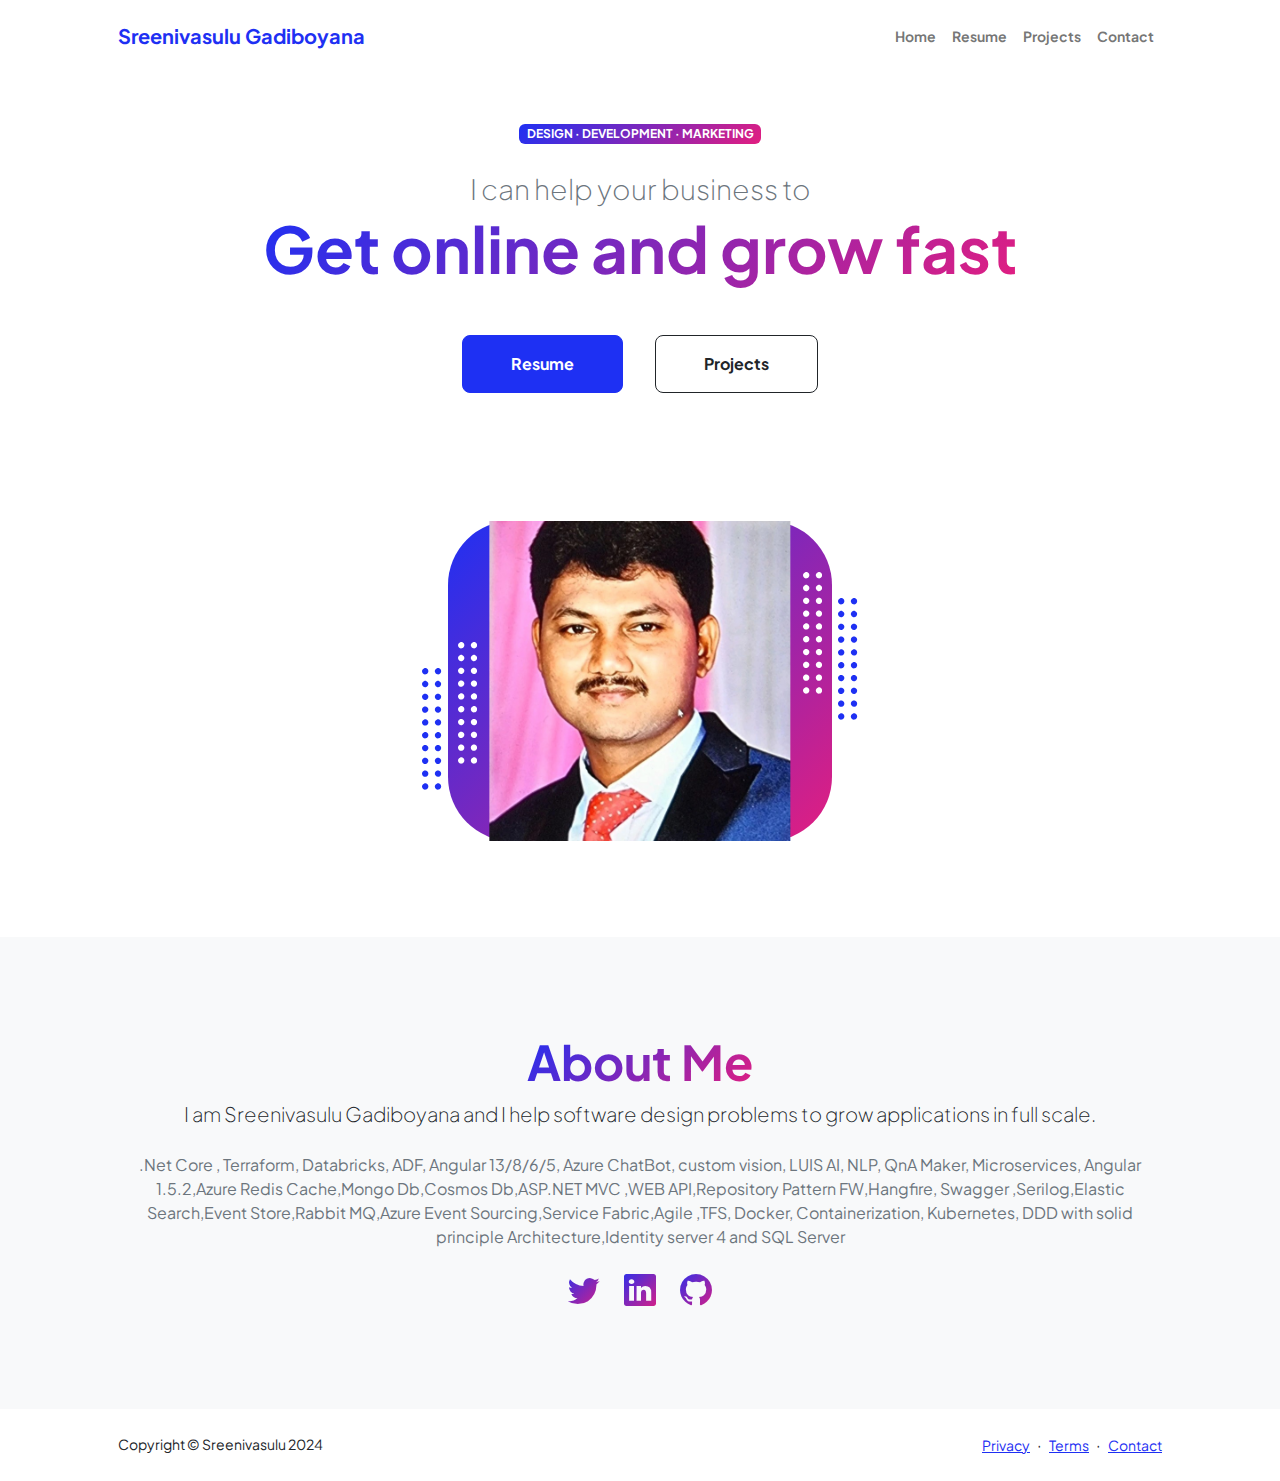
<file: index.html>
<!DOCTYPE html>
<html lang="en">
  <head>
    <meta charset="utf-8" />
    <meta
      name="viewport"
      content="width=device-width, initial-scale=1, shrink-to-fit=no"
    />
    <meta name="description" content="" />
    <meta name="author" content="" />
    <title>Resume</title>
    <!-- Favicon-->
    <link rel="icon" type="image/x-icon" href="assets/favicon.ico" />
    <!-- Custom Google font-->
    <link rel="preconnect" href="https://fonts.googleapis.com" />
    <link rel="preconnect" href="https://fonts.gstatic.com" crossorigin />
    <link
      href="https://fonts.googleapis.com/css2?family=Plus+Jakarta+Sans:wght@100;200;300;400;500;600;700;800;900&amp;display=swap"
      rel="stylesheet"
    />
    <!-- Bootstrap icons-->
    <link
      href="https://cdn.jsdelivr.net/npm/bootstrap-icons@1.8.1/font/bootstrap-icons.css"
      rel="stylesheet"
    />
    <!-- Core theme CSS (includes Bootstrap)-->
    <link href="css/styles.css" rel="stylesheet" />
  </head>
  <body class="d-flex flex-column h-100">
    <main class="flex-shrink-0">
      <!-- Navigation-->
      <nav class="navbar navbar-expand-lg navbar-light bg-white py-3">
        <div class="container px-5">
          <a class="navbar-brand" href="index.html"
            ><span class="fw-bolder text-primary"
              >Sreenivasulu Gadiboyana</span
            ></a
          >
          <button
            class="navbar-toggler"
            type="button"
            data-bs-toggle="collapse"
            data-bs-target="#navbarSupportedContent"
            aria-controls="navbarSupportedContent"
            aria-expanded="false"
            aria-label="Toggle navigation"
          >
            <span class="navbar-toggler-icon"></span>
          </button>
          <div class="collapse navbar-collapse" id="navbarSupportedContent">
            <ul class="navbar-nav ms-auto mb-2 mb-lg-0 small fw-bolder">
              <li class="nav-item">
                <a class="nav-link" href="index.html">Home</a>
              </li>
              <li class="nav-item">
                <a class="nav-link" href="resume.html">Resume</a>
              </li>
              <li class="nav-item">
                <a class="nav-link" href="projects.html">Projects</a>
              </li>
              <li class="nav-item">
                <a class="nav-link" href="contact.html">Contact</a>
              </li>
            </ul>
          </div>
        </div>
      </nav>
      <!-- Header-->
      <header class="py-5">
        <div class="container px-5 pb-5">
          <div class="row gx-5 align-items-center">
            <div class="col-xxl-5">
              <!-- Header text content-->
              <div class="text-center text-xxl-start">
                <div
                  class="badge bg-gradient-primary-to-secondary text-white mb-4"
                >
                  <div class="text-uppercase">
                    Design &middot; Development &middot; Marketing
                  </div>
                </div>
                <div class="fs-3 fw-light text-muted">
                  I can help your business to
                </div>
                <h1 class="display-3 fw-bolder mb-5">
                  <span class="text-gradient d-inline"
                    >Get online and grow fast</span
                  >
                </h1>
                <div
                  class="d-grid gap-3 d-sm-flex justify-content-sm-center justify-content-xxl-start mb-3"
                >
                  <a
                    class="btn btn-primary btn-lg px-5 py-3 me-sm-3 fs-6 fw-bolder"
                    href="resume.html"
                    >Resume</a
                  >
                  <a
                    class="btn btn-outline-dark btn-lg px-5 py-3 fs-6 fw-bolder"
                    href="projects.html"
                    >Projects</a
                  >
                </div>
              </div>
            </div>
            <div class="col-xxl-7">
              <!-- Header profile picture-->
              <div class="d-flex justify-content-center mt-5 mt-xxl-0">
                <div class="profile bg-gradient-primary-to-secondary">
                  <!-- TIP: For best results, use a photo with a transparent background like the demo example below-->
                  <!-- Watch a tutorial on how to do this on YouTube (link)-->
                  <img class="profile-img" src="assets/photo.png" alt="..." />
                  <div class="dots-1">
                    <!-- SVG Dots-->
                    <svg
                      version="1.1"
                      xmlns="http://www.w3.org/2000/svg"
                      xmlns:xlink="http://www.w3.org/1999/xlink"
                      x="0px"
                      y="0px"
                      viewBox="0 0 191.6 1215.4"
                      style="enable-background: new 0 0 191.6 1215.4"
                      xml:space="preserve"
                    >
                      <g
                        transform="translate(0.000000,1280.000000) scale(0.100000,-0.100000)"
                      >
                        <path
                          d="M227.7,12788.6c-105-35-200-141-222-248c-43-206,163-412,369-369c155,32,275,190,260,339c-11,105-90,213-190,262        C383.7,12801.6,289.7,12808.6,227.7,12788.6z"
                        ></path>
                        <path
                          d="M1507.7,12788.6c-151-50-253-216-222-362c25-119,136-230,254-255c194-41,395,142,375,339c-11,105-90,213-190,262        C1663.7,12801.6,1569.7,12808.6,1507.7,12788.6z"
                        ></path>
                        <path
                          d="M227.7,11508.6c-105-35-200-141-222-248c-43-206,163-412,369-369c155,32,275,190,260,339c-11,105-90,213-190,262        C383.7,11521.6,289.7,11528.6,227.7,11508.6z"
                        ></path>
                        <path
                          d="M1507.7,11508.6c-151-50-253-216-222-362c25-119,136-230,254-255c194-41,395,142,375,339c-11,105-90,213-190,262        C1663.7,11521.6,1569.7,11528.6,1507.7,11508.6z"
                        ></path>
                        <path
                          d="M227.7,10228.6c-105-35-200-141-222-248c-43-206,163-412,369-369c155,32,275,190,260,339c-11,105-90,213-190,262        C383.7,10241.6,289.7,10248.6,227.7,10228.6z"
                        ></path>
                        <path
                          d="M1507.7,10228.6c-105-35-200-141-222-248c-43-206,163-412,369-369c155,32,275,190,260,339c-11,105-90,213-190,262        C1663.7,10241.6,1569.7,10248.6,1507.7,10228.6z"
                        ></path>
                        <path
                          d="M227.7,8948.6c-105-35-200-141-222-248c-43-206,163-412,369-369c155,32,275,190,260,339c-11,105-90,213-190,262        C383.7,8961.6,289.7,8968.6,227.7,8948.6z"
                        ></path>
                        <path
                          d="M1507.7,8948.6c-105-35-200-141-222-248c-43-206,163-412,369-369c155,32,275,190,260,339c-11,105-90,213-190,262        C1663.7,8961.6,1569.7,8968.6,1507.7,8948.6z"
                        ></path>
                        <path
                          d="M227.7,7668.6c-105-35-200-141-222-248c-43-206,163-412,369-369c155,32,275,190,260,339c-11,105-90,213-190,262        C383.7,7681.6,289.7,7688.6,227.7,7668.6z"
                        ></path>
                        <path
                          d="M1507.7,7668.6c-105-35-200-141-222-248c-43-206,163-412,369-369c155,32,275,190,260,339c-11,105-90,213-190,262        C1663.7,7681.6,1569.7,7688.6,1507.7,7668.6z"
                        ></path>
                        <path
                          d="M227.7,6388.6c-105-35-200-141-222-248c-43-206,163-412,369-369c155,32,275,190,260,339c-11,105-90,213-190,262        C383.7,6401.6,289.7,6408.6,227.7,6388.6z"
                        ></path>
                        <path
                          d="M1507.7,6388.6c-105-35-200-141-222-248c-43-206,163-412,369-369c155,32,275,190,260,339c-11,105-90,213-190,262        C1663.7,6401.6,1569.7,6408.6,1507.7,6388.6z"
                        ></path>
                        <path
                          d="M227.7,5108.6c-105-35-200-141-222-248c-43-206,163-412,369-369c155,32,275,190,260,339c-11,105-90,213-190,262        C383.7,5121.6,289.7,5128.6,227.7,5108.6z"
                        ></path>
                        <path
                          d="M1507.7,5108.6c-105-35-200-141-222-248c-43-206,163-412,369-369c155,32,275,190,260,339c-11,105-90,213-190,262        C1663.7,5121.6,1569.7,5128.6,1507.7,5108.6z"
                        ></path>
                        <path
                          d="M227.7,3828.6c-105-35-200-141-222-248c-43-206,163-412,369-369c155,32,275,190,260,339c-11,105-90,213-190,262        C383.7,3841.6,289.7,3848.6,227.7,3828.6z"
                        ></path>
                        <path
                          d="M1507.7,3828.6c-105-35-200-141-222-248c-43-206,163-412,369-369c155,32,275,190,260,339c-11,105-90,213-190,262        C1663.7,3841.6,1569.7,3848.6,1507.7,3828.6z"
                        ></path>
                        <path
                          d="M227.7,2548.6c-105-35-200-141-222-248c-43-206,163-412,369-369c155,32,275,190,260,339c-11,105-90,213-190,262        C383.7,2561.6,289.7,2568.6,227.7,2548.6z"
                        ></path>
                        <path
                          d="M1507.7,2548.6c-105-35-200-141-222-248c-43-206,163-412,369-369c155,32,275,190,260,339c-11,105-90,213-190,262        C1663.7,2561.6,1569.7,2568.6,1507.7,2548.6z"
                        ></path>
                        <path
                          d="M227.7,1268.6c-105-35-200-141-222-248c-43-206,163-412,369-369c155,32,275,190,260,339c-11,105-90,213-190,262        C383.7,1281.6,289.7,1288.6,227.7,1268.6z"
                        ></path>
                        <path
                          d="M1507.7,1268.6c-105-35-200-141-222-248c-43-206,163-412,369-369c155,32,275,190,260,339c-11,105-90,213-190,262        C1663.7,1281.6,1569.7,1288.6,1507.7,1268.6z"
                        ></path>
                      </g>
                    </svg>
                    <!-- END of SVG dots-->
                  </div>
                  <div class="dots-2">
                    <!-- SVG Dots-->
                    <svg
                      version="1.1"
                      xmlns="http://www.w3.org/2000/svg"
                      xmlns:xlink="http://www.w3.org/1999/xlink"
                      x="0px"
                      y="0px"
                      viewBox="0 0 191.6 1215.4"
                      style="enable-background: new 0 0 191.6 1215.4"
                      xml:space="preserve"
                    >
                      <g
                        transform="translate(0.000000,1280.000000) scale(0.100000,-0.100000)"
                      >
                        <path
                          d="M227.7,12788.6c-105-35-200-141-222-248c-43-206,163-412,369-369c155,32,275,190,260,339c-11,105-90,213-190,262        C383.7,12801.6,289.7,12808.6,227.7,12788.6z"
                        ></path>
                        <path
                          d="M1507.7,12788.6c-151-50-253-216-222-362c25-119,136-230,254-255c194-41,395,142,375,339c-11,105-90,213-190,262        C1663.7,12801.6,1569.7,12808.6,1507.7,12788.6z"
                        ></path>
                        <path
                          d="M227.7,11508.6c-105-35-200-141-222-248c-43-206,163-412,369-369c155,32,275,190,260,339c-11,105-90,213-190,262        C383.7,11521.6,289.7,11528.6,227.7,11508.6z"
                        ></path>
                        <path
                          d="M1507.7,11508.6c-151-50-253-216-222-362c25-119,136-230,254-255c194-41,395,142,375,339c-11,105-90,213-190,262        C1663.7,11521.6,1569.7,11528.6,1507.7,11508.6z"
                        ></path>
                        <path
                          d="M227.7,10228.6c-105-35-200-141-222-248c-43-206,163-412,369-369c155,32,275,190,260,339c-11,105-90,213-190,262        C383.7,10241.6,289.7,10248.6,227.7,10228.6z"
                        ></path>
                        <path
                          d="M1507.7,10228.6c-105-35-200-141-222-248c-43-206,163-412,369-369c155,32,275,190,260,339c-11,105-90,213-190,262        C1663.7,10241.6,1569.7,10248.6,1507.7,10228.6z"
                        ></path>
                        <path
                          d="M227.7,8948.6c-105-35-200-141-222-248c-43-206,163-412,369-369c155,32,275,190,260,339c-11,105-90,213-190,262        C383.7,8961.6,289.7,8968.6,227.7,8948.6z"
                        ></path>
                        <path
                          d="M1507.7,8948.6c-105-35-200-141-222-248c-43-206,163-412,369-369c155,32,275,190,260,339c-11,105-90,213-190,262        C1663.7,8961.6,1569.7,8968.6,1507.7,8948.6z"
                        ></path>
                        <path
                          d="M227.7,7668.6c-105-35-200-141-222-248c-43-206,163-412,369-369c155,32,275,190,260,339c-11,105-90,213-190,262        C383.7,7681.6,289.7,7688.6,227.7,7668.6z"
                        ></path>
                        <path
                          d="M1507.7,7668.6c-105-35-200-141-222-248c-43-206,163-412,369-369c155,32,275,190,260,339c-11,105-90,213-190,262        C1663.7,7681.6,1569.7,7688.6,1507.7,7668.6z"
                        ></path>
                        <path
                          d="M227.7,6388.6c-105-35-200-141-222-248c-43-206,163-412,369-369c155,32,275,190,260,339c-11,105-90,213-190,262        C383.7,6401.6,289.7,6408.6,227.7,6388.6z"
                        ></path>
                        <path
                          d="M1507.7,6388.6c-105-35-200-141-222-248c-43-206,163-412,369-369c155,32,275,190,260,339c-11,105-90,213-190,262        C1663.7,6401.6,1569.7,6408.6,1507.7,6388.6z"
                        ></path>
                        <path
                          d="M227.7,5108.6c-105-35-200-141-222-248c-43-206,163-412,369-369c155,32,275,190,260,339c-11,105-90,213-190,262        C383.7,5121.6,289.7,5128.6,227.7,5108.6z"
                        ></path>
                        <path
                          d="M1507.7,5108.6c-105-35-200-141-222-248c-43-206,163-412,369-369c155,32,275,190,260,339c-11,105-90,213-190,262        C1663.7,5121.6,1569.7,5128.6,1507.7,5108.6z"
                        ></path>
                        <path
                          d="M227.7,3828.6c-105-35-200-141-222-248c-43-206,163-412,369-369c155,32,275,190,260,339c-11,105-90,213-190,262        C383.7,3841.6,289.7,3848.6,227.7,3828.6z"
                        ></path>
                        <path
                          d="M1507.7,3828.6c-105-35-200-141-222-248c-43-206,163-412,369-369c155,32,275,190,260,339c-11,105-90,213-190,262        C1663.7,3841.6,1569.7,3848.6,1507.7,3828.6z"
                        ></path>
                        <path
                          d="M227.7,2548.6c-105-35-200-141-222-248c-43-206,163-412,369-369c155,32,275,190,260,339c-11,105-90,213-190,262        C383.7,2561.6,289.7,2568.6,227.7,2548.6z"
                        ></path>
                        <path
                          d="M1507.7,2548.6c-105-35-200-141-222-248c-43-206,163-412,369-369c155,32,275,190,260,339c-11,105-90,213-190,262        C1663.7,2561.6,1569.7,2568.6,1507.7,2548.6z"
                        ></path>
                        <path
                          d="M227.7,1268.6c-105-35-200-141-222-248c-43-206,163-412,369-369c155,32,275,190,260,339c-11,105-90,213-190,262        C383.7,1281.6,289.7,1288.6,227.7,1268.6z"
                        ></path>
                        <path
                          d="M1507.7,1268.6c-105-35-200-141-222-248c-43-206,163-412,369-369c155,32,275,190,260,339c-11,105-90,213-190,262        C1663.7,1281.6,1569.7,1288.6,1507.7,1268.6z"
                        ></path>
                      </g>
                    </svg>
                    <!-- END of SVG dots-->
                  </div>
                  <div class="dots-3">
                    <!-- SVG Dots-->
                    <svg
                      version="1.1"
                      xmlns="http://www.w3.org/2000/svg"
                      xmlns:xlink="http://www.w3.org/1999/xlink"
                      x="0px"
                      y="0px"
                      viewBox="0 0 191.6 1215.4"
                      style="enable-background: new 0 0 191.6 1215.4"
                      xml:space="preserve"
                    >
                      <g
                        transform="translate(0.000000,1280.000000) scale(0.100000,-0.100000)"
                      >
                        <path
                          d="M227.7,12788.6c-105-35-200-141-222-248c-43-206,163-412,369-369c155,32,275,190,260,339c-11,105-90,213-190,262        C383.7,12801.6,289.7,12808.6,227.7,12788.6z"
                        ></path>
                        <path
                          d="M1507.7,12788.6c-151-50-253-216-222-362c25-119,136-230,254-255c194-41,395,142,375,339c-11,105-90,213-190,262        C1663.7,12801.6,1569.7,12808.6,1507.7,12788.6z"
                        ></path>
                        <path
                          d="M227.7,11508.6c-105-35-200-141-222-248c-43-206,163-412,369-369c155,32,275,190,260,339c-11,105-90,213-190,262        C383.7,11521.6,289.7,11528.6,227.7,11508.6z"
                        ></path>
                        <path
                          d="M1507.7,11508.6c-151-50-253-216-222-362c25-119,136-230,254-255c194-41,395,142,375,339c-11,105-90,213-190,262        C1663.7,11521.6,1569.7,11528.6,1507.7,11508.6z"
                        ></path>
                        <path
                          d="M227.7,10228.6c-105-35-200-141-222-248c-43-206,163-412,369-369c155,32,275,190,260,339c-11,105-90,213-190,262        C383.7,10241.6,289.7,10248.6,227.7,10228.6z"
                        ></path>
                        <path
                          d="M1507.7,10228.6c-105-35-200-141-222-248c-43-206,163-412,369-369c155,32,275,190,260,339c-11,105-90,213-190,262        C1663.7,10241.6,1569.7,10248.6,1507.7,10228.6z"
                        ></path>
                        <path
                          d="M227.7,8948.6c-105-35-200-141-222-248c-43-206,163-412,369-369c155,32,275,190,260,339c-11,105-90,213-190,262        C383.7,8961.6,289.7,8968.6,227.7,8948.6z"
                        ></path>
                        <path
                          d="M1507.7,8948.6c-105-35-200-141-222-248c-43-206,163-412,369-369c155,32,275,190,260,339c-11,105-90,213-190,262        C1663.7,8961.6,1569.7,8968.6,1507.7,8948.6z"
                        ></path>
                        <path
                          d="M227.7,7668.6c-105-35-200-141-222-248c-43-206,163-412,369-369c155,32,275,190,260,339c-11,105-90,213-190,262        C383.7,7681.6,289.7,7688.6,227.7,7668.6z"
                        ></path>
                        <path
                          d="M1507.7,7668.6c-105-35-200-141-222-248c-43-206,163-412,369-369c155,32,275,190,260,339c-11,105-90,213-190,262        C1663.7,7681.6,1569.7,7688.6,1507.7,7668.6z"
                        ></path>
                        <path
                          d="M227.7,6388.6c-105-35-200-141-222-248c-43-206,163-412,369-369c155,32,275,190,260,339c-11,105-90,213-190,262        C383.7,6401.6,289.7,6408.6,227.7,6388.6z"
                        ></path>
                        <path
                          d="M1507.7,6388.6c-105-35-200-141-222-248c-43-206,163-412,369-369c155,32,275,190,260,339c-11,105-90,213-190,262        C1663.7,6401.6,1569.7,6408.6,1507.7,6388.6z"
                        ></path>
                        <path
                          d="M227.7,5108.6c-105-35-200-141-222-248c-43-206,163-412,369-369c155,32,275,190,260,339c-11,105-90,213-190,262        C383.7,5121.6,289.7,5128.6,227.7,5108.6z"
                        ></path>
                        <path
                          d="M1507.7,5108.6c-105-35-200-141-222-248c-43-206,163-412,369-369c155,32,275,190,260,339c-11,105-90,213-190,262        C1663.7,5121.6,1569.7,5128.6,1507.7,5108.6z"
                        ></path>
                        <path
                          d="M227.7,3828.6c-105-35-200-141-222-248c-43-206,163-412,369-369c155,32,275,190,260,339c-11,105-90,213-190,262        C383.7,3841.6,289.7,3848.6,227.7,3828.6z"
                        ></path>
                        <path
                          d="M1507.7,3828.6c-105-35-200-141-222-248c-43-206,163-412,369-369c155,32,275,190,260,339c-11,105-90,213-190,262        C1663.7,3841.6,1569.7,3848.6,1507.7,3828.6z"
                        ></path>
                        <path
                          d="M227.7,2548.6c-105-35-200-141-222-248c-43-206,163-412,369-369c155,32,275,190,260,339c-11,105-90,213-190,262        C383.7,2561.6,289.7,2568.6,227.7,2548.6z"
                        ></path>
                        <path
                          d="M1507.7,2548.6c-105-35-200-141-222-248c-43-206,163-412,369-369c155,32,275,190,260,339c-11,105-90,213-190,262        C1663.7,2561.6,1569.7,2568.6,1507.7,2548.6z"
                        ></path>
                        <path
                          d="M227.7,1268.6c-105-35-200-141-222-248c-43-206,163-412,369-369c155,32,275,190,260,339c-11,105-90,213-190,262        C383.7,1281.6,289.7,1288.6,227.7,1268.6z"
                        ></path>
                        <path
                          d="M1507.7,1268.6c-105-35-200-141-222-248c-43-206,163-412,369-369c155,32,275,190,260,339c-11,105-90,213-190,262        C1663.7,1281.6,1569.7,1288.6,1507.7,1268.6z"
                        ></path>
                      </g>
                    </svg>
                    <!-- END of SVG dots-->
                  </div>
                  <div class="dots-4">
                    <!-- SVG Dots-->
                    <svg
                      version="1.1"
                      xmlns="http://www.w3.org/2000/svg"
                      xmlns:xlink="http://www.w3.org/1999/xlink"
                      x="0px"
                      y="0px"
                      viewBox="0 0 191.6 1215.4"
                      style="enable-background: new 0 0 191.6 1215.4"
                      xml:space="preserve"
                    >
                      <g
                        transform="translate(0.000000,1280.000000) scale(0.100000,-0.100000)"
                      >
                        <path
                          d="M227.7,12788.6c-105-35-200-141-222-248c-43-206,163-412,369-369c155,32,275,190,260,339c-11,105-90,213-190,262        C383.7,12801.6,289.7,12808.6,227.7,12788.6z"
                        ></path>
                        <path
                          d="M1507.7,12788.6c-151-50-253-216-222-362c25-119,136-230,254-255c194-41,395,142,375,339c-11,105-90,213-190,262        C1663.7,12801.6,1569.7,12808.6,1507.7,12788.6z"
                        ></path>
                        <path
                          d="M227.7,11508.6c-105-35-200-141-222-248c-43-206,163-412,369-369c155,32,275,190,260,339c-11,105-90,213-190,262        C383.7,11521.6,289.7,11528.6,227.7,11508.6z"
                        ></path>
                        <path
                          d="M1507.7,11508.6c-151-50-253-216-222-362c25-119,136-230,254-255c194-41,395,142,375,339c-11,105-90,213-190,262        C1663.7,11521.6,1569.7,11528.6,1507.7,11508.6z"
                        ></path>
                        <path
                          d="M227.7,10228.6c-105-35-200-141-222-248c-43-206,163-412,369-369c155,32,275,190,260,339c-11,105-90,213-190,262        C383.7,10241.6,289.7,10248.6,227.7,10228.6z"
                        ></path>
                        <path
                          d="M1507.7,10228.6c-105-35-200-141-222-248c-43-206,163-412,369-369c155,32,275,190,260,339c-11,105-90,213-190,262        C1663.7,10241.6,1569.7,10248.6,1507.7,10228.6z"
                        ></path>
                        <path
                          d="M227.7,8948.6c-105-35-200-141-222-248c-43-206,163-412,369-369c155,32,275,190,260,339c-11,105-90,213-190,262        C383.7,8961.6,289.7,8968.6,227.7,8948.6z"
                        ></path>
                        <path
                          d="M1507.7,8948.6c-105-35-200-141-222-248c-43-206,163-412,369-369c155,32,275,190,260,339c-11,105-90,213-190,262        C1663.7,8961.6,1569.7,8968.6,1507.7,8948.6z"
                        ></path>
                        <path
                          d="M227.7,7668.6c-105-35-200-141-222-248c-43-206,163-412,369-369c155,32,275,190,260,339c-11,105-90,213-190,262        C383.7,7681.6,289.7,7688.6,227.7,7668.6z"
                        ></path>
                        <path
                          d="M1507.7,7668.6c-105-35-200-141-222-248c-43-206,163-412,369-369c155,32,275,190,260,339c-11,105-90,213-190,262        C1663.7,7681.6,1569.7,7688.6,1507.7,7668.6z"
                        ></path>
                        <path
                          d="M227.7,6388.6c-105-35-200-141-222-248c-43-206,163-412,369-369c155,32,275,190,260,339c-11,105-90,213-190,262        C383.7,6401.6,289.7,6408.6,227.7,6388.6z"
                        ></path>
                        <path
                          d="M1507.7,6388.6c-105-35-200-141-222-248c-43-206,163-412,369-369c155,32,275,190,260,339c-11,105-90,213-190,262        C1663.7,6401.6,1569.7,6408.6,1507.7,6388.6z"
                        ></path>
                        <path
                          d="M227.7,5108.6c-105-35-200-141-222-248c-43-206,163-412,369-369c155,32,275,190,260,339c-11,105-90,213-190,262        C383.7,5121.6,289.7,5128.6,227.7,5108.6z"
                        ></path>
                        <path
                          d="M1507.7,5108.6c-105-35-200-141-222-248c-43-206,163-412,369-369c155,32,275,190,260,339c-11,105-90,213-190,262        C1663.7,5121.6,1569.7,5128.6,1507.7,5108.6z"
                        ></path>
                        <path
                          d="M227.7,3828.6c-105-35-200-141-222-248c-43-206,163-412,369-369c155,32,275,190,260,339c-11,105-90,213-190,262        C383.7,3841.6,289.7,3848.6,227.7,3828.6z"
                        ></path>
                        <path
                          d="M1507.7,3828.6c-105-35-200-141-222-248c-43-206,163-412,369-369c155,32,275,190,260,339c-11,105-90,213-190,262        C1663.7,3841.6,1569.7,3848.6,1507.7,3828.6z"
                        ></path>
                        <path
                          d="M227.7,2548.6c-105-35-200-141-222-248c-43-206,163-412,369-369c155,32,275,190,260,339c-11,105-90,213-190,262        C383.7,2561.6,289.7,2568.6,227.7,2548.6z"
                        ></path>
                        <path
                          d="M1507.7,2548.6c-105-35-200-141-222-248c-43-206,163-412,369-369c155,32,275,190,260,339c-11,105-90,213-190,262        C1663.7,2561.6,1569.7,2568.6,1507.7,2548.6z"
                        ></path>
                        <path
                          d="M227.7,1268.6c-105-35-200-141-222-248c-43-206,163-412,369-369c155,32,275,190,260,339c-11,105-90,213-190,262        C383.7,1281.6,289.7,1288.6,227.7,1268.6z"
                        ></path>
                        <path
                          d="M1507.7,1268.6c-105-35-200-141-222-248c-43-206,163-412,369-369c155,32,275,190,260,339c-11,105-90,213-190,262        C1663.7,1281.6,1569.7,1288.6,1507.7,1268.6z"
                        ></path>
                      </g>
                    </svg>
                    <!-- END of SVG dots-->
                  </div>
                </div>
              </div>
            </div>
          </div>
        </div>
      </header>
      <!-- About Section-->
      <section class="bg-light py-5">
        <div class="container px-5">
          <div class="row gx-5 justify-content-center">
            <div class="col-xxl-8">
              <div class="text-center my-5">
                <h2 class="display-5 fw-bolder">
                  <span class="text-gradient d-inline">About Me</span>
                </h2>
                <p class="lead fw-light mb-4">
                  I am Sreenivasulu Gadiboyana and I help software design
                  problems to grow applications in full scale.
                </p>
                <p class="text-muted">
                  .Net Core , Terraform, Databricks, ADF, Angular 13/8/6/5,
                  Azure ChatBot, custom vision, LUIS AI, NLP, QnA Maker,
                  Microservices, Angular 1.5.2,Azure Redis Cache,Mongo Db,Cosmos
                  Db,ASP.NET MVC ,WEB API,Repository Pattern FW,Hangfire,
                  Swagger ,Serilog,Elastic Search,Event Store,Rabbit MQ,Azure
                  Event Sourcing,Service Fabric,Agile ,TFS, Docker,
                  Containerization, Kubernetes, DDD with solid principle
                  Architecture,Identity server 4 and SQL Server
                </p>
                <div class="d-flex justify-content-center fs-2 gap-4">
                  <a class="text-gradient" href="#!"
                    ><i class="bi bi-twitter"></i
                  ></a>
                  <a class="text-gradient" href="#!"
                    ><i class="bi bi-linkedin"></i
                  ></a>
                  <a class="text-gradient" href="#!"
                    ><i class="bi bi-github"></i
                  ></a>
                </div>
              </div>
            </div>
          </div>
        </div>
      </section>
    </main>
    <!-- Footer-->
    <footer class="bg-white py-4 mt-auto">
      <div class="container px-5">
        <div
          class="row align-items-center justify-content-between flex-column flex-sm-row"
        >
          <div class="col-auto">
            <div class="small m-0">Copyright &copy; Sreenivasulu 2024</div>
          </div>
          <div class="col-auto">
            <a class="small" href="#!">Privacy</a>
            <span class="mx-1">&middot;</span>
            <a class="small" href="#!">Terms</a>
            <span class="mx-1">&middot;</span>
            <a class="small" href="#!">Contact</a>
          </div>
        </div>
      </div>
    </footer>
    <!-- Bootstrap core JS-->
    <script src="https://cdn.jsdelivr.net/npm/bootstrap@5.2.3/dist/js/bootstrap.bundle.min.js"></script>
    <!-- Core theme JS-->
    <script src="js/scripts.js"></script>
  </body>
</html>
</file>
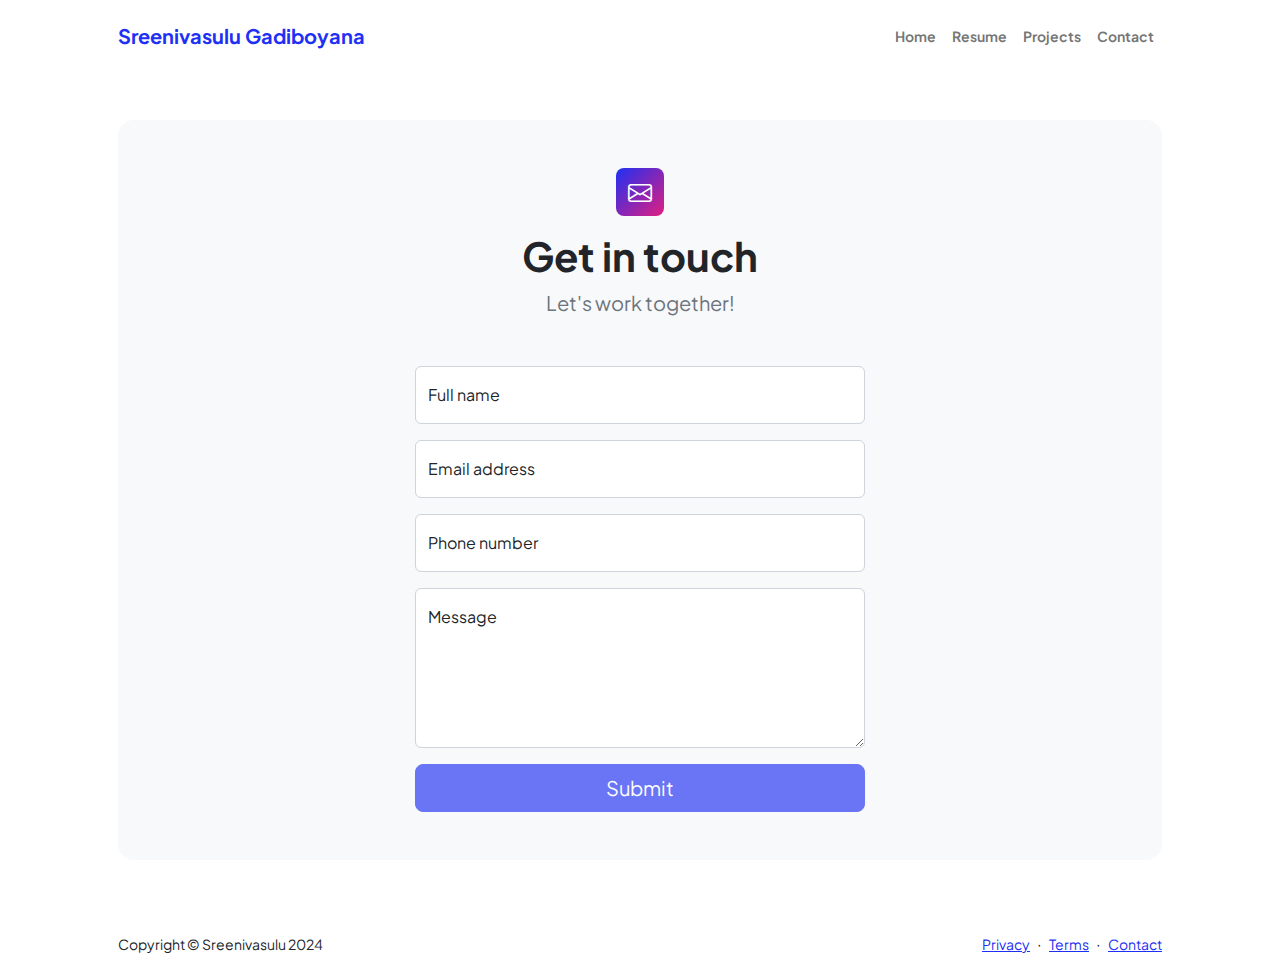
<file: contact.html>
<!DOCTYPE html>
<html lang="en">
  <head>
    <meta charset="utf-8" />
    <meta
      name="viewport"
      content="width=device-width, initial-scale=1, shrink-to-fit=no"
    />
    <meta name="description" content />
    <meta name="author" content />
    <title>Resume</title>
    <!-- Favicon-->
    <link rel="icon" type="image/x-icon" href="assets/favicon.ico" />
    <!-- Custom Google font-->
    <link rel="preconnect" href="https://fonts.googleapis.com" />
    <link rel="preconnect" href="https://fonts.gstatic.com" crossorigin />
    <link
      href="https://fonts.googleapis.com/css2?family=Plus+Jakarta+Sans:wght@100;200;300;400;500;600;700;800;900&amp;display=swap"
      rel="stylesheet"
    />
    <!-- Bootstrap icons-->
    <link
      href="https://cdn.jsdelivr.net/npm/bootstrap-icons@1.8.1/font/bootstrap-icons.css"
      rel="stylesheet"
    />
    <!-- Core theme CSS (includes Bootstrap)-->
    <link href="css/styles.css" rel="stylesheet" />
  </head>
  <body class="d-flex flex-column">
    <main class="flex-shrink-0">
      <!-- Navigation-->
      <nav class="navbar navbar-expand-lg navbar-light bg-white py-3">
        <div class="container px-5">
          <a class="navbar-brand" href="index.html"
            ><span class="fw-bolder text-primary"
              >Sreenivasulu Gadiboyana</span
            ></a
          >
          <button
            class="navbar-toggler"
            type="button"
            data-bs-toggle="collapse"
            data-bs-target="#navbarSupportedContent"
            aria-controls="navbarSupportedContent"
            aria-expanded="false"
            aria-label="Toggle navigation"
          >
            <span class="navbar-toggler-icon"></span>
          </button>
          <div class="collapse navbar-collapse" id="navbarSupportedContent">
            <ul class="navbar-nav ms-auto mb-2 mb-lg-0 small fw-bolder">
              <li class="nav-item">
                <a class="nav-link" href="index.html">Home</a>
              </li>
              <li class="nav-item">
                <a class="nav-link" href="resume.html">Resume</a>
              </li>
              <li class="nav-item">
                <a class="nav-link" href="projects.html">Projects</a>
              </li>
              <li class="nav-item">
                <a class="nav-link" href="contact.html">Contact</a>
              </li>
            </ul>
          </div>
        </div>
      </nav>
      <!-- Page content-->
      <section class="py-5">
        <div class="container px-5">
          <!-- Contact form-->
          <div class="bg-light rounded-4 py-5 px-4 px-md-5">
            <div class="text-center mb-5">
              <div
                class="feature bg-primary bg-gradient-primary-to-secondary text-white rounded-3 mb-3"
              >
                <i class="bi bi-envelope"></i>
              </div>
              <h1 class="fw-bolder">Get in touch</h1>
              <p class="lead fw-normal text-muted mb-0">Let's work together!</p>
            </div>
            <div class="row gx-5 justify-content-center">
              <div class="col-lg-8 col-xl-6">
                <!-- * * * * * * * * * * * * * * *-->
                <!-- * * SB Forms Contact Form * *-->
                <!-- * * * * * * * * * * * * * * *-->
                <!-- This form is pre-integrated with SB Forms.-->
                <!-- To make this form functional, sign up at-->
                <!-- https://startbootstrap.com/solution/contact-forms-->
                <!-- to get an API token!-->
                <form id="contactForm" data-sb-form-api-token="API_TOKEN">
                  <!-- Name input-->
                  <div class="form-floating mb-3">
                    <input
                      class="form-control"
                      id="name"
                      type="text"
                      placeholder="Enter your name..."
                      data-sb-validations="required"
                    />
                    <label for="name">Full name</label>
                    <div
                      class="invalid-feedback"
                      data-sb-feedback="name:required"
                    >
                      A name is required.
                    </div>
                  </div>
                  <!-- Email address input-->
                  <div class="form-floating mb-3">
                    <input
                      class="form-control"
                      id="email"
                      type="email"
                      placeholder="name@example.com"
                      data-sb-validations="required,email"
                    />
                    <label for="email">Email address</label>
                    <div
                      class="invalid-feedback"
                      data-sb-feedback="email:required"
                    >
                      An email is required.
                    </div>
                    <div
                      class="invalid-feedback"
                      data-sb-feedback="email:email"
                    >
                      Email is not valid.
                    </div>
                  </div>
                  <!-- Phone number input-->
                  <div class="form-floating mb-3">
                    <input
                      class="form-control"
                      id="phone"
                      type="tel"
                      placeholder="(123) 456-7890"
                      data-sb-validations="required"
                    />
                    <label for="phone">Phone number</label>
                    <div
                      class="invalid-feedback"
                      data-sb-feedback="phone:required"
                    >
                      A phone number is required.
                    </div>
                  </div>
                  <!-- Message input-->
                  <div class="form-floating mb-3">
                    <textarea
                      class="form-control"
                      id="message"
                      type="text"
                      placeholder="Enter your message here..."
                      style="height: 10rem"
                      data-sb-validations="required"
                    ></textarea>
                    <label for="message">Message</label>
                    <div
                      class="invalid-feedback"
                      data-sb-feedback="message:required"
                    >
                      A message is required.
                    </div>
                  </div>
                  <!-- Submit success message-->
                  <!---->
                  <!-- This is what your users will see when the form-->
                  <!-- has successfully submitted-->
                  <div class="d-none" id="submitSuccessMessage">
                    <div class="text-center mb-3">
                      <div class="fw-bolder">Form submission successful!</div>
                      To activate this form, sign up at
                      <br />
                      <a
                        href="https://startbootstrap.com/solution/contact-forms"
                        >https://startbootstrap.com/solution/contact-forms</a
                      >
                    </div>
                  </div>
                  <!-- Submit error message-->
                  <!---->
                  <!-- This is what your users will see when there is-->
                  <!-- an error submitting the form-->
                  <div class="d-none" id="submitErrorMessage">
                    <div class="text-center text-danger mb-3">
                      Error sending message!
                    </div>
                  </div>
                  <!-- Submit Button-->
                  <div class="d-grid">
                    <button
                      class="btn btn-primary btn-lg disabled"
                      id="submitButton"
                      type="submit"
                    >
                      Submit
                    </button>
                  </div>
                </form>
              </div>
            </div>
          </div>
        </div>
      </section>
    </main>
    <!-- Footer-->
    <footer class="bg-white py-4 mt-auto">
      <div class="container px-5">
        <div
          class="row align-items-center justify-content-between flex-column flex-sm-row"
        >
          <div class="col-auto">
            <div class="small m-0">Copyright © Sreenivasulu 2024</div>
          </div>
          <div class="col-auto">
            <a class="small" href="#!">Privacy</a>
            <span class="mx-1">&middot;</span>
            <a class="small" href="#!">Terms</a>
            <span class="mx-1">&middot;</span>
            <a class="small" href="#!">Contact</a>
          </div>
        </div>
      </div>
    </footer>
    <!-- Bootstrap core JS-->
    <script src="https://cdn.jsdelivr.net/npm/bootstrap@5.2.3/dist/js/bootstrap.bundle.min.js"></script>
    <!-- Core theme JS-->
    <script src="js/scripts.js"></script>
    <!-- * * * * * * * * * * * * * * * * * * * * * * * * * * * * * * * * * * * * * * * *-->
    <!-- * *                               SB Forms JS                               * *-->
    <!-- * * Activate your form at https://startbootstrap.com/solution/contact-forms * *-->
    <!-- * * * * * * * * * * * * * * * * * * * * * * * * * * * * * * * * * * * * * * * *-->
    <script src="https://cdn.startbootstrap.com/sb-forms-latest.js"></script>
  </body>
</html>
</file>
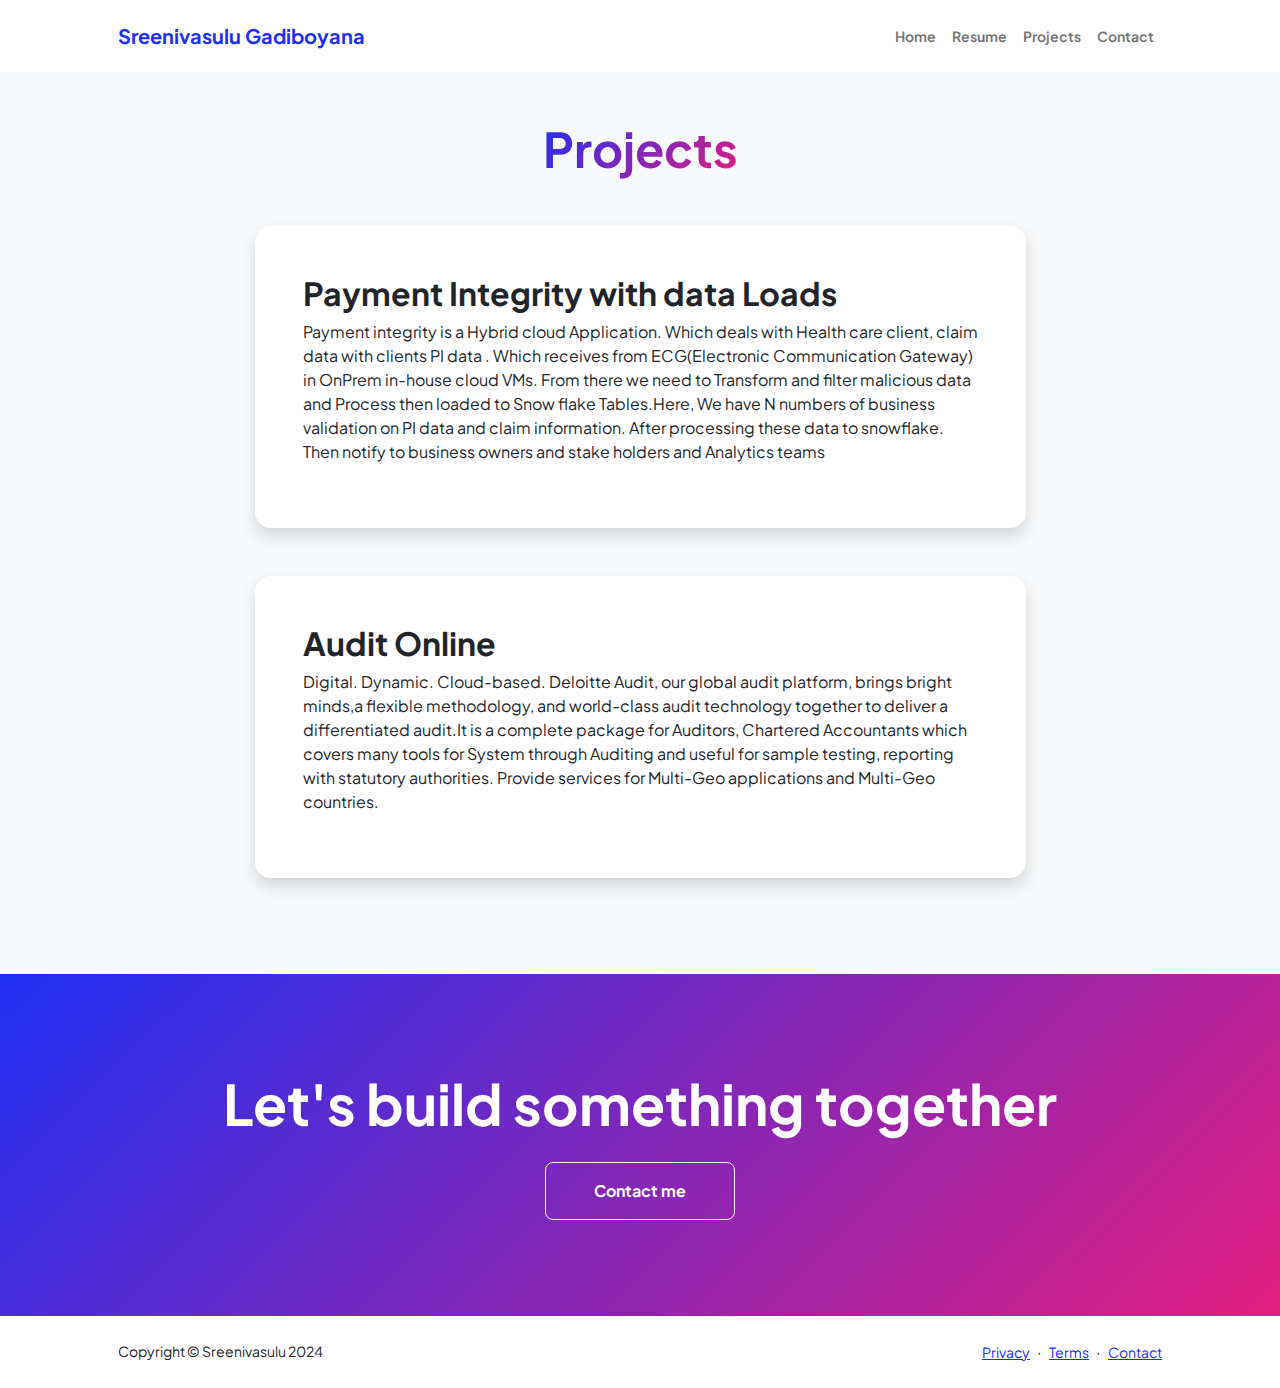
<file: projects.html>
<!DOCTYPE html>
<html lang="en">
  <head>
    <meta charset="utf-8" />
    <meta
      name="viewport"
      content="width=device-width, initial-scale=1, shrink-to-fit=no"
    />
    <meta name="description" content="" />
    <meta name="author" content="" />
    <title>Resume</title>
    <!-- Favicon-->
    <link rel="icon" type="image/x-icon" href="assets/favicon.ico" />
    <!-- Custom Google font-->
    <link rel="preconnect" href="https://fonts.googleapis.com" />
    <link rel="preconnect" href="https://fonts.gstatic.com" crossorigin />
    <link
      href="https://fonts.googleapis.com/css2?family=Plus+Jakarta+Sans:wght@100;200;300;400;500;600;700;800;900&amp;display=swap"
      rel="stylesheet"
    />
    <!-- Bootstrap icons-->
    <link
      href="https://cdn.jsdelivr.net/npm/bootstrap-icons@1.8.1/font/bootstrap-icons.css"
      rel="stylesheet"
    />
    <!-- Core theme CSS (includes Bootstrap)-->
    <link href="css/styles.css" rel="stylesheet" />
  </head>
  <body class="d-flex flex-column h-100 bg-light">
    <main class="flex-shrink-0">
      <!-- Navigation-->
      <nav class="navbar navbar-expand-lg navbar-light bg-white py-3">
        <div class="container px-5">
          <a class="navbar-brand" href="index.html"
            ><span class="fw-bolder text-primary"
              >Sreenivasulu Gadiboyana</span
            ></a
          >
          <button
            class="navbar-toggler"
            type="button"
            data-bs-toggle="collapse"
            data-bs-target="#navbarSupportedContent"
            aria-controls="navbarSupportedContent"
            aria-expanded="false"
            aria-label="Toggle navigation"
          >
            <span class="navbar-toggler-icon"></span>
          </button>
          <div class="collapse navbar-collapse" id="navbarSupportedContent">
            <ul class="navbar-nav ms-auto mb-2 mb-lg-0 small fw-bolder">
              <li class="nav-item">
                <a class="nav-link" href="index.html">Home</a>
              </li>
              <li class="nav-item">
                <a class="nav-link" href="resume.html">Resume</a>
              </li>
              <li class="nav-item">
                <a class="nav-link" href="projects.html">Projects</a>
              </li>
              <li class="nav-item">
                <a class="nav-link" href="contact.html">Contact</a>
              </li>
            </ul>
          </div>
        </div>
      </nav>
      <!-- Projects Section-->
      <section class="py-5">
        <div class="container px-5 mb-5">
          <div class="text-center mb-5">
            <h1 class="display-5 fw-bolder mb-0">
              <span class="text-gradient d-inline">Projects</span>
            </h1>
          </div>
          <div class="row gx-5 justify-content-center">
            <div class="col-lg-11 col-xl-9 col-xxl-8">
              <!-- Project Card 1-->
              <div class="card overflow-hidden shadow rounded-4 border-0 mb-5">
                <div class="card-body p-0">
                  <div class="d-flex align-items-center">
                    <div class="p-5">
                      <h2 class="fw-bolder">
                        Payment Integrity with data Loads
                      </h2>
                      <p>
                        Payment integrity is a Hybrid cloud Application. Which
                        deals with Health care client, claim data with clients
                        PI data . Which receives from ECG(Electronic
                        Communication Gateway) in OnPrem in-house cloud VMs.
                        From there we need to Transform and filter malicious
                        data and Process then loaded to Snow flake Tables.Here,
                        We have N numbers of business validation on PI data and
                        claim information. After processing these data to
                        snowflake. Then notify to business owners and stake
                        holders and Analytics teams
                      </p>
                    </div>
                  </div>
                </div>
              </div>
              <!-- Project Card 2-->
              <div class="card overflow-hidden shadow rounded-4 border-0">
                <div class="card-body p-0">
                  <div class="d-flex align-items-center">
                    <div class="p-5">
                      <h2 class="fw-bolder">Audit Online</h2>
                      <p>
                        Digital. Dynamic. Cloud-based. Deloitte Audit, our
                        global audit platform, brings bright minds,a flexible
                        methodology, and world-class audit technology together
                        to deliver a differentiated audit.It is a complete
                        package for Auditors, Chartered Accountants which covers
                        many tools for System through Auditing and useful for
                        sample testing, reporting with statutory authorities.
                        Provide services for Multi-Geo applications and
                        Multi-Geo countries.
                      </p>
                    </div>
                  </div>
                </div>
              </div>
            </div>
          </div>
        </div>
      </section>
      <!-- Call to action section-->
      <section class="py-5 bg-gradient-primary-to-secondary text-white">
        <div class="container px-5 my-5">
          <div class="text-center">
            <h2 class="display-4 fw-bolder mb-4">
              Let's build something together
            </h2>
            <a
              class="btn btn-outline-light btn-lg px-5 py-3 fs-6 fw-bolder"
              href="contact.html"
              >Contact me</a
            >
          </div>
        </div>
      </section>
    </main>
    <!-- Footer-->
    <footer class="bg-white py-4 mt-auto">
      <div class="container px-5">
        <div
          class="row align-items-center justify-content-between flex-column flex-sm-row"
        >
          <div class="col-auto">
            <div class="small m-0">Copyright © Sreenivasulu 2024</div>
          </div>
          <div class="col-auto">
            <a class="small" href="#!">Privacy</a>
            <span class="mx-1">&middot;</span>
            <a class="small" href="#!">Terms</a>
            <span class="mx-1">&middot;</span>
            <a class="small" href="#!">Contact</a>
          </div>
        </div>
      </div>
    </footer>
    <!-- Bootstrap core JS-->
    <script src="https://cdn.jsdelivr.net/npm/bootstrap@5.2.3/dist/js/bootstrap.bundle.min.js"></script>
    <!-- Core theme JS-->
    <script src="js/scripts.js"></script>
  </body>
</html>
</file>
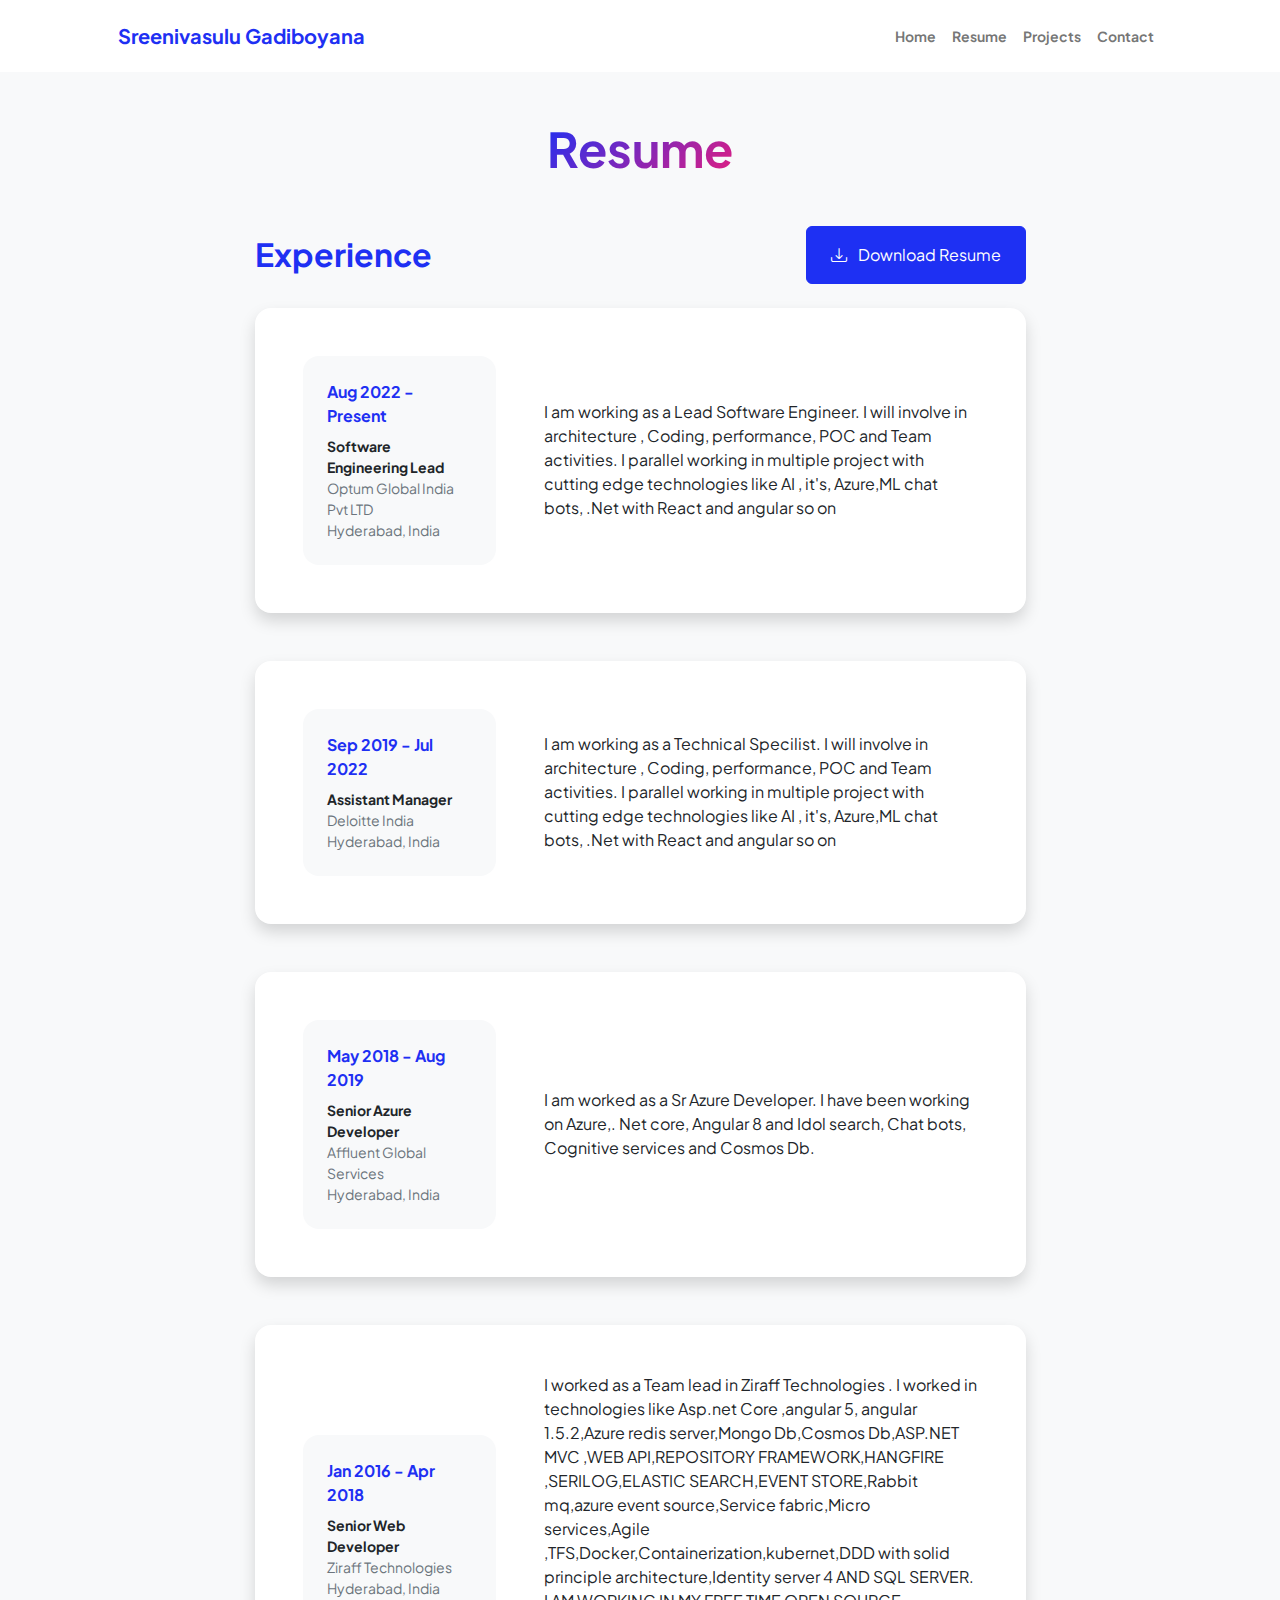
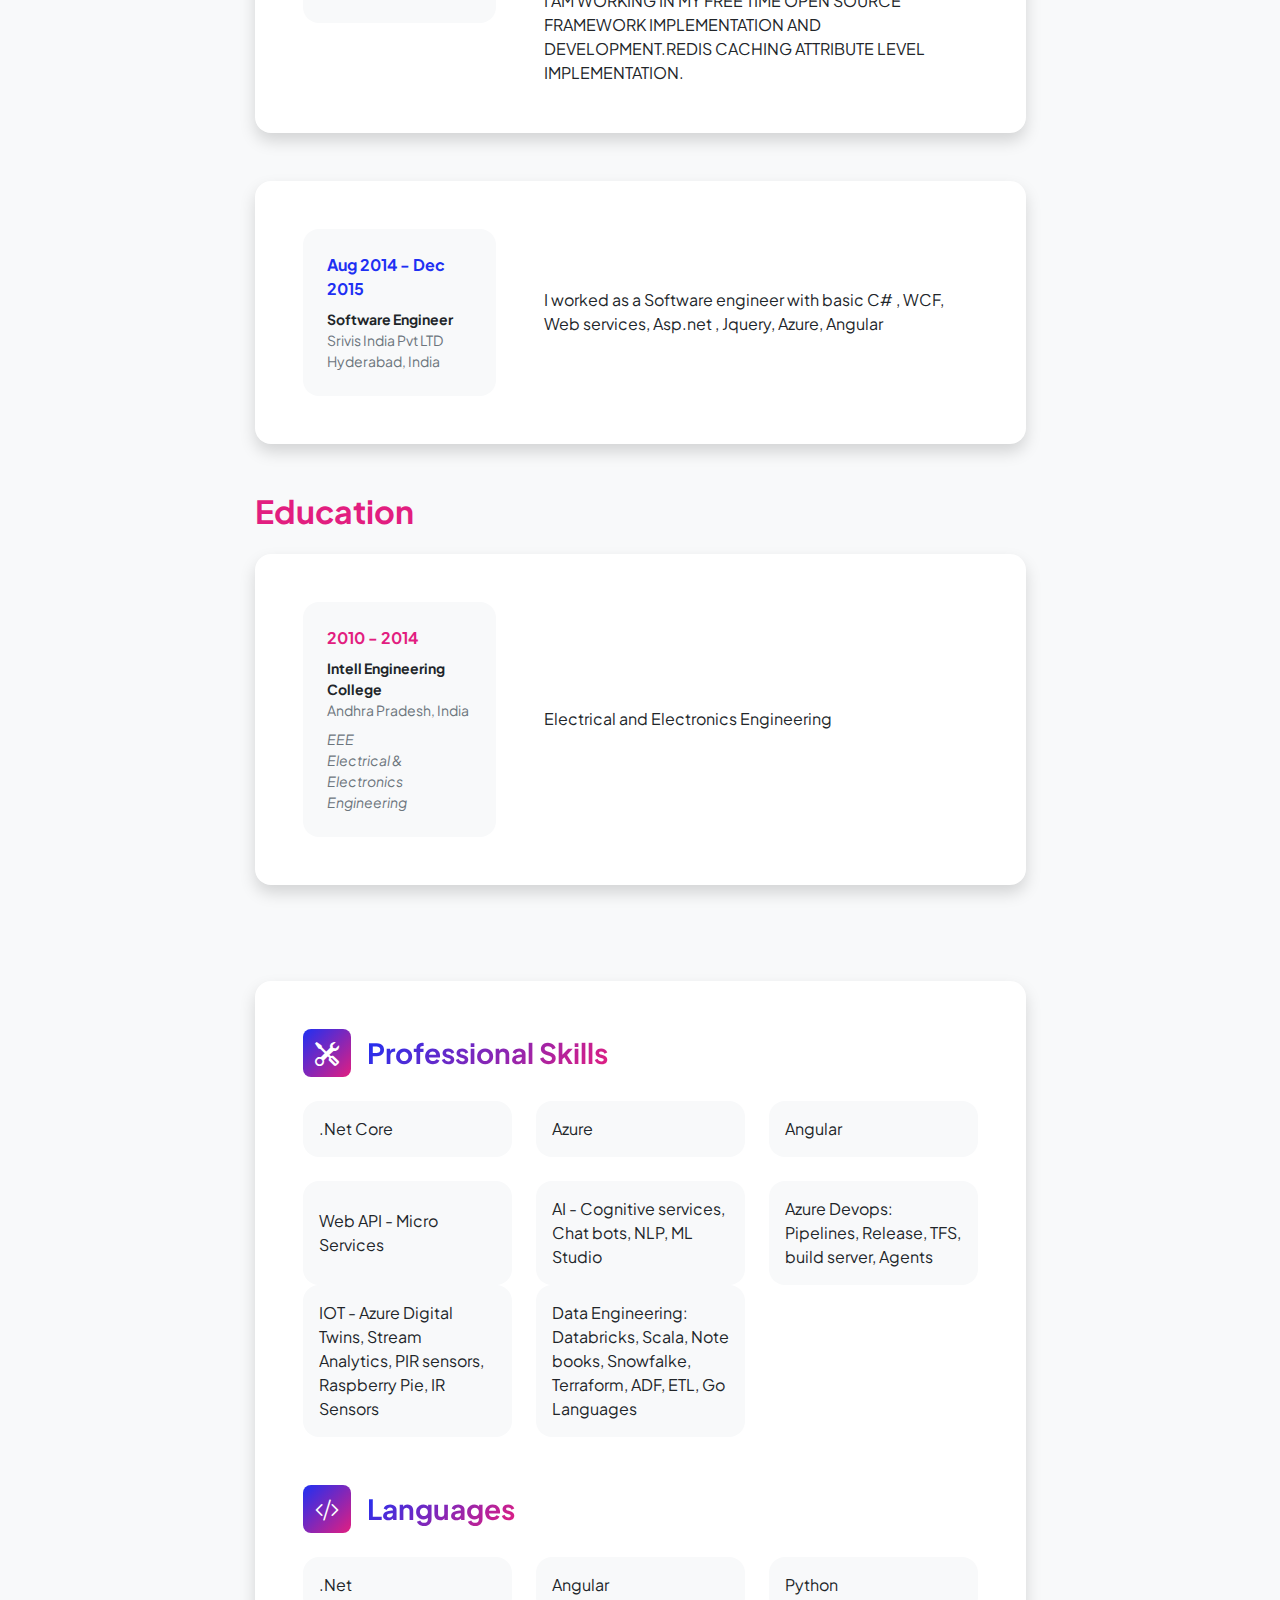
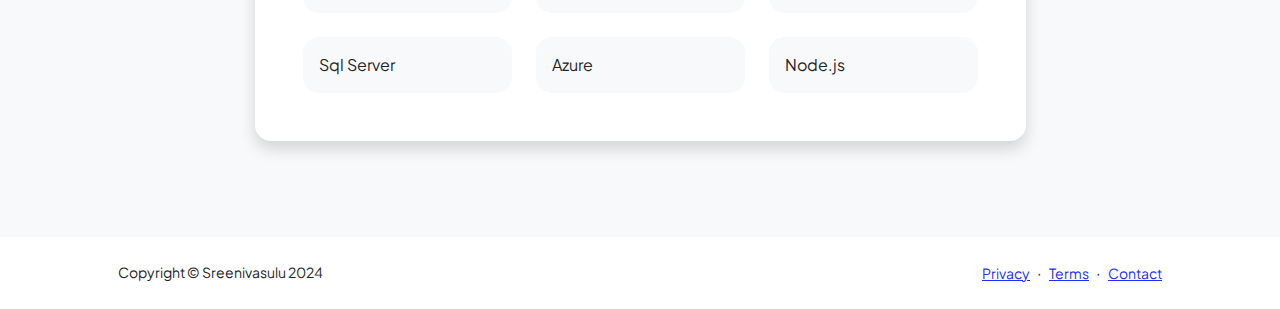
<file: resume.html>
<!DOCTYPE html>
<html lang="en">
  <head>
    <meta charset="utf-8" />
    <meta
      name="viewport"
      content="width=device-width, initial-scale=1, shrink-to-fit=no"
    />
    <meta name="description" content="" />
    <meta name="author" content="" />
    <title>Resume</title>
    <!-- Favicon-->
    <link rel="icon" type="image/x-icon" href="assets/favicon.ico" />
    <!-- Custom Google font-->
    <link rel="preconnect" href="https://fonts.googleapis.com" />
    <link rel="preconnect" href="https://fonts.gstatic.com" crossorigin />
    <link
      href="https://fonts.googleapis.com/css2?family=Plus+Jakarta+Sans:wght@100;200;300;400;500;600;700;800;900&amp;display=swap"
      rel="stylesheet"
    />
    <!-- Bootstrap icons-->
    <link
      href="https://cdn.jsdelivr.net/npm/bootstrap-icons@1.8.1/font/bootstrap-icons.css"
      rel="stylesheet"
    />
    <!-- Core theme CSS (includes Bootstrap)-->
    <link href="css/styles.css" rel="stylesheet" />
  </head>
  <body class="d-flex flex-column h-100 bg-light">
    <main class="flex-shrink-0">
      <!-- Navigation-->
      <nav class="navbar navbar-expand-lg navbar-light bg-white py-3">
        <div class="container px-5">
          <a class="navbar-brand" href="index.html"
            ><span class="fw-bolder text-primary"
              >Sreenivasulu Gadiboyana</span
            ></a
          >
          <button
            class="navbar-toggler"
            type="button"
            data-bs-toggle="collapse"
            data-bs-target="#navbarSupportedContent"
            aria-controls="navbarSupportedContent"
            aria-expanded="false"
            aria-label="Toggle navigation"
          >
            <span class="navbar-toggler-icon"></span>
          </button>
          <div class="collapse navbar-collapse" id="navbarSupportedContent">
            <ul class="navbar-nav ms-auto mb-2 mb-lg-0 small fw-bolder">
              <li class="nav-item">
                <a class="nav-link" href="index.html">Home</a>
              </li>
              <li class="nav-item">
                <a class="nav-link" href="resume.html">Resume</a>
              </li>
              <li class="nav-item">
                <a class="nav-link" href="projects.html">Projects</a>
              </li>
              <li class="nav-item">
                <a class="nav-link" href="contact.html">Contact</a>
              </li>
            </ul>
          </div>
        </div>
      </nav>
      <!-- Page Content-->
      <div class="container px-5 my-5">
        <div class="text-center mb-5">
          <h1 class="display-5 fw-bolder mb-0">
            <span class="text-gradient d-inline">Resume</span>
          </h1>
        </div>
        <div class="row gx-5 justify-content-center">
          <div class="col-lg-11 col-xl-9 col-xxl-8">
            <!-- Experience Section-->
            <section>
              <div
                class="d-flex align-items-center justify-content-between mb-4"
              >
                <h2 class="text-primary fw-bolder mb-0">Experience</h2>
                <!-- Download resume button-->
                <!-- Note: Set the link href target to a PDF file within your project-->
                <a
                  class="btn btn-primary px-4 py-3"
                  href="assets/SreenivasuluGadiboyana-Resume-9.5year_.pdf"
                >
                  <div class="d-inline-block bi bi-download me-2"></div>
                  Download Resume
                </a>
              </div>
              <!-- Experience Card 1-->
              <div class="card shadow border-0 rounded-4 mb-5">
                <div class="card-body p-5">
                  <div class="row align-items-center gx-5">
                    <div class="col text-center text-lg-start mb-4 mb-lg-0">
                      <div class="bg-light p-4 rounded-4">
                        <div class="text-primary fw-bolder mb-2">
                          Aug 2022 - Present
                        </div>
                        <div class="small fw-bolder">
                          Software Engineering Lead
                        </div>
                        <div class="small text-muted">
                          Optum Global India Pvt LTD
                        </div>
                        <div class="small text-muted">Hyderabad, India</div>
                      </div>
                    </div>
                    <div class="col-lg-8">
                      <div>
                        I am working as a Lead Software Engineer. I will involve
                        in architecture , Coding, performance, POC and Team
                        activities. I parallel working in multiple project with
                        cutting edge technologies like AI , it's, Azure,ML chat
                        bots, .Net with React and angular so on
                      </div>
                    </div>
                  </div>
                </div>
              </div>
              <!-- Experience Card 2-->
              <div class="card shadow border-0 rounded-4 mb-5">
                <div class="card-body p-5">
                  <div class="row align-items-center gx-5">
                    <div class="col text-center text-lg-start mb-4 mb-lg-0">
                      <div class="bg-light p-4 rounded-4">
                        <div class="text-primary fw-bolder mb-2">
                          Sep 2019 - Jul 2022
                        </div>
                        <div class="small fw-bolder">Assistant Manager</div>
                        <div class="small text-muted">Deloitte India</div>
                        <div class="small text-muted">Hyderabad, India</div>
                      </div>
                    </div>
                    <div class="col-lg-8">
                      <div>
                        I am working as a Technical Specilist. I will involve in
                        architecture , Coding, performance, POC and Team
                        activities. I parallel working in multiple project with
                        cutting edge technologies like AI , it's, Azure,ML chat
                        bots, .Net with React and angular so on
                      </div>
                    </div>
                  </div>
                </div>
              </div>
              <div class="card shadow border-0 rounded-4 mb-5">
                <div class="card-body p-5">
                  <div class="row align-items-center gx-5">
                    <div class="col text-center text-lg-start mb-4 mb-lg-0">
                      <div class="bg-light p-4 rounded-4">
                        <div class="text-primary fw-bolder mb-2">
                          May 2018 - Aug 2019
                        </div>
                        <div class="small fw-bolder">
                          Senior Azure Developer
                        </div>
                        <div class="small text-muted">
                          Affluent Global Services
                        </div>
                        <div class="small text-muted">Hyderabad, India</div>
                      </div>
                    </div>
                    <div class="col-lg-8">
                      <div>
                        I am worked as a Sr Azure Developer. I have been working
                        on Azure,. Net core, Angular 8 and Idol search, Chat
                        bots, Cognitive services and Cosmos Db.
                      </div>
                    </div>
                  </div>
                </div>
              </div>
              <div class="card shadow border-0 rounded-4 mb-5">
                <div class="card-body p-5">
                  <div class="row align-items-center gx-5">
                    <div class="col text-center text-lg-start mb-4 mb-lg-0">
                      <div class="bg-light p-4 rounded-4">
                        <div class="text-primary fw-bolder mb-2">
                          Jan 2016 - Apr 2018
                        </div>
                        <div class="small fw-bolder">Senior Web Developer</div>
                        <div class="small text-muted">Ziraff Technologies</div>
                        <div class="small text-muted">Hyderabad, India</div>
                      </div>
                    </div>
                    <div class="col-lg-8">
                      <div>
                        I worked as a Team lead in Ziraff Technologies . I
                        worked in technologies like Asp.net Core ,angular 5,
                        angular 1.5.2,Azure redis server,Mongo Db,Cosmos
                        Db,ASP.NET MVC ,WEB API,REPOSITORY FRAMEWORK,HANGFIRE
                        ,SERILOG,ELASTIC SEARCH,EVENT STORE,Rabbit mq,azure
                        event source,Service fabric,Micro services,Agile
                        ,TFS,Docker,Containerization,kubernet,DDD with solid
                        principle architecture,Identity server 4 AND SQL SERVER.
                        I AM WORKING IN MY FREE TIME OPEN SOURCE FRAMEWORK
                        IMPLEMENTATION AND DEVELOPMENT.REDIS CACHING ATTRIBUTE
                        LEVEL IMPLEMENTATION.
                      </div>
                    </div>
                  </div>
                </div>
              </div>
              <div class="card shadow border-0 rounded-4 mb-5">
                <div class="card-body p-5">
                  <div class="row align-items-center gx-5">
                    <div class="col text-center text-lg-start mb-4 mb-lg-0">
                      <div class="bg-light p-4 rounded-4">
                        <div class="text-primary fw-bolder mb-2">
                          Aug 2014 - Dec 2015
                        </div>
                        <div class="small fw-bolder">Software Engineer</div>
                        <div class="small text-muted">Srivis India Pvt LTD</div>
                        <div class="small text-muted">Hyderabad, India</div>
                      </div>
                    </div>
                    <div class="col-lg-8">
                      <div>
                        I worked as a Software engineer with basic C# , WCF, Web
                        services, Asp.net , Jquery, Azure, Angular
                      </div>
                    </div>
                  </div>
                </div>
              </div>
            </section>
            <!-- Education Section-->
            <section>
              <h2 class="text-secondary fw-bolder mb-4">Education</h2>
              <!-- Education Card 1-->
              <div class="card shadow border-0 rounded-4 mb-5">
                <div class="card-body p-5">
                  <div class="row align-items-center gx-5">
                    <div class="col text-center text-lg-start mb-4 mb-lg-0">
                      <div class="bg-light p-4 rounded-4">
                        <div class="text-secondary fw-bolder mb-2">
                          2010 - 2014
                        </div>
                        <div class="mb-2">
                          <div class="small fw-bolder">
                            Intell Engineering College
                          </div>
                          <div class="small text-muted">
                            Andhra Pradesh, India
                          </div>
                        </div>
                        <div class="fst-italic">
                          <div class="small text-muted">EEE</div>
                          <div class="small text-muted">
                            Electrical & Electronics Engineering
                          </div>
                        </div>
                      </div>
                    </div>
                    <div class="col-lg-8">
                      <div>Electrical and Electronics Engineering</div>
                    </div>
                  </div>
                </div>
              </div>
            </section>
            <!-- Divider-->
            <div class="pb-5"></div>
            <!-- Skills Section-->
            <section>
              <!-- Skillset Card-->
              <div class="card shadow border-0 rounded-4 mb-5">
                <div class="card-body p-5">
                  <!-- Professional skills list-->
                  <div class="mb-5">
                    <div class="d-flex align-items-center mb-4">
                      <div
                        class="feature bg-primary bg-gradient-primary-to-secondary text-white rounded-3 me-3"
                      >
                        <i class="bi bi-tools"></i>
                      </div>
                      <h3 class="fw-bolder mb-0">
                        <span class="text-gradient d-inline"
                          >Professional Skills</span
                        >
                      </h3>
                    </div>
                    <div class="row row-cols-1 row-cols-md-3 mb-4">
                      <div class="col mb-4 mb-md-0">
                        <div
                          class="d-flex align-items-center bg-light rounded-4 p-3 h-100"
                        >
                          .Net Core
                        </div>
                      </div>
                      <div class="col mb-4 mb-md-0">
                        <div
                          class="d-flex align-items-center bg-light rounded-4 p-3 h-100"
                        >
                          Azure
                        </div>
                      </div>
                      <div class="col">
                        <div
                          class="d-flex align-items-center bg-light rounded-4 p-3 h-100"
                        >
                          Angular
                        </div>
                      </div>
                    </div>
                    <div class="row row-cols-1 row-cols-md-3">
                      <div class="col mb-4 mb-md-0">
                        <div
                          class="d-flex align-items-center bg-light rounded-4 p-3 h-100"
                        >
                          Web API - Micro Services
                        </div>
                      </div>
                      <div class="col mb-4 mb-md-0">
                        <div
                          class="d-flex align-items-center bg-light rounded-4 p-3 h-100"
                        >
                          AI - Cognitive services, Chat bots, NLP, ML Studio
                        </div>
                      </div>
                      <div class="col">
                        <div
                          class="d-flex align-items-center bg-light rounded-4 p-3 h-100"
                        >
                          Azure Devops: Pipelines, Release, TFS, build server,
                          Agents
                        </div>
                      </div>
                    </div>
                    <div class="row row-cols-1 row-cols-md-3">
                      <div class="col mb-4 mb-md-0">
                        <div
                          class="d-flex align-items-center bg-light rounded-4 p-3 h-100"
                        >
                          IOT - Azure Digital Twins, Stream Analytics, PIR
                          sensors, Raspberry Pie, IR Sensors
                        </div>
                      </div>
                      <div class="col mb-4 mb-md-0">
                        <div
                          class="d-flex align-items-center bg-light rounded-4 p-3 h-100"
                        >
                          Data Engineering: Databricks, Scala, Note books,
                          Snowfalke, Terraform, ADF, ETL, Go Languages
                        </div>
                      </div>
                    </div>
                  </div>
                  <!-- Languages list-->
                  <div class="mb-0">
                    <div class="d-flex align-items-center mb-4">
                      <div
                        class="feature bg-primary bg-gradient-primary-to-secondary text-white rounded-3 me-3"
                      >
                        <i class="bi bi-code-slash"></i>
                      </div>
                      <h3 class="fw-bolder mb-0">
                        <span class="text-gradient d-inline">Languages</span>
                      </h3>
                    </div>
                    <div class="row row-cols-1 row-cols-md-3 mb-4">
                      <div class="col mb-4 mb-md-0">
                        <div
                          class="d-flex align-items-center bg-light rounded-4 p-3 h-100"
                        >
                          .Net
                        </div>
                      </div>
                      <div class="col mb-4 mb-md-0">
                        <div
                          class="d-flex align-items-center bg-light rounded-4 p-3 h-100"
                        >
                          Angular
                        </div>
                      </div>
                      <div class="col">
                        <div
                          class="d-flex align-items-center bg-light rounded-4 p-3 h-100"
                        >
                          Python
                        </div>
                      </div>
                    </div>
                    <div class="row row-cols-1 row-cols-md-3">
                      <div class="col mb-4 mb-md-0">
                        <div
                          class="d-flex align-items-center bg-light rounded-4 p-3 h-100"
                        >
                          Sql Server
                        </div>
                      </div>
                      <div class="col mb-4 mb-md-0">
                        <div
                          class="d-flex align-items-center bg-light rounded-4 p-3 h-100"
                        >
                          Azure
                        </div>
                      </div>
                      <div class="col">
                        <div
                          class="d-flex align-items-center bg-light rounded-4 p-3 h-100"
                        >
                          Node.js
                        </div>
                      </div>
                    </div>
                  </div>
                </div>
              </div>
            </section>
          </div>
        </div>
      </div>
    </main>
    <!-- Footer-->
    <footer class="bg-white py-4 mt-auto">
      <div class="container px-5">
        <div
          class="row align-items-center justify-content-between flex-column flex-sm-row"
        >
          <div class="col-auto">
            <div class="small m-0">Copyright © Sreenivasulu 2024</div>
          </div>
          <div class="col-auto">
            <a class="small" href="#!">Privacy</a>
            <span class="mx-1">&middot;</span>
            <a class="small" href="#!">Terms</a>
            <span class="mx-1">&middot;</span>
            <a class="small" href="#!">Contact</a>
          </div>
        </div>
      </div>
    </footer>
    <!-- Bootstrap core JS-->
    <script src="https://cdn.jsdelivr.net/npm/bootstrap@5.2.3/dist/js/bootstrap.bundle.min.js"></script>
    <!-- Core theme JS-->
    <script src="js/scripts.js"></script>
  </body>
</html>
</file>
